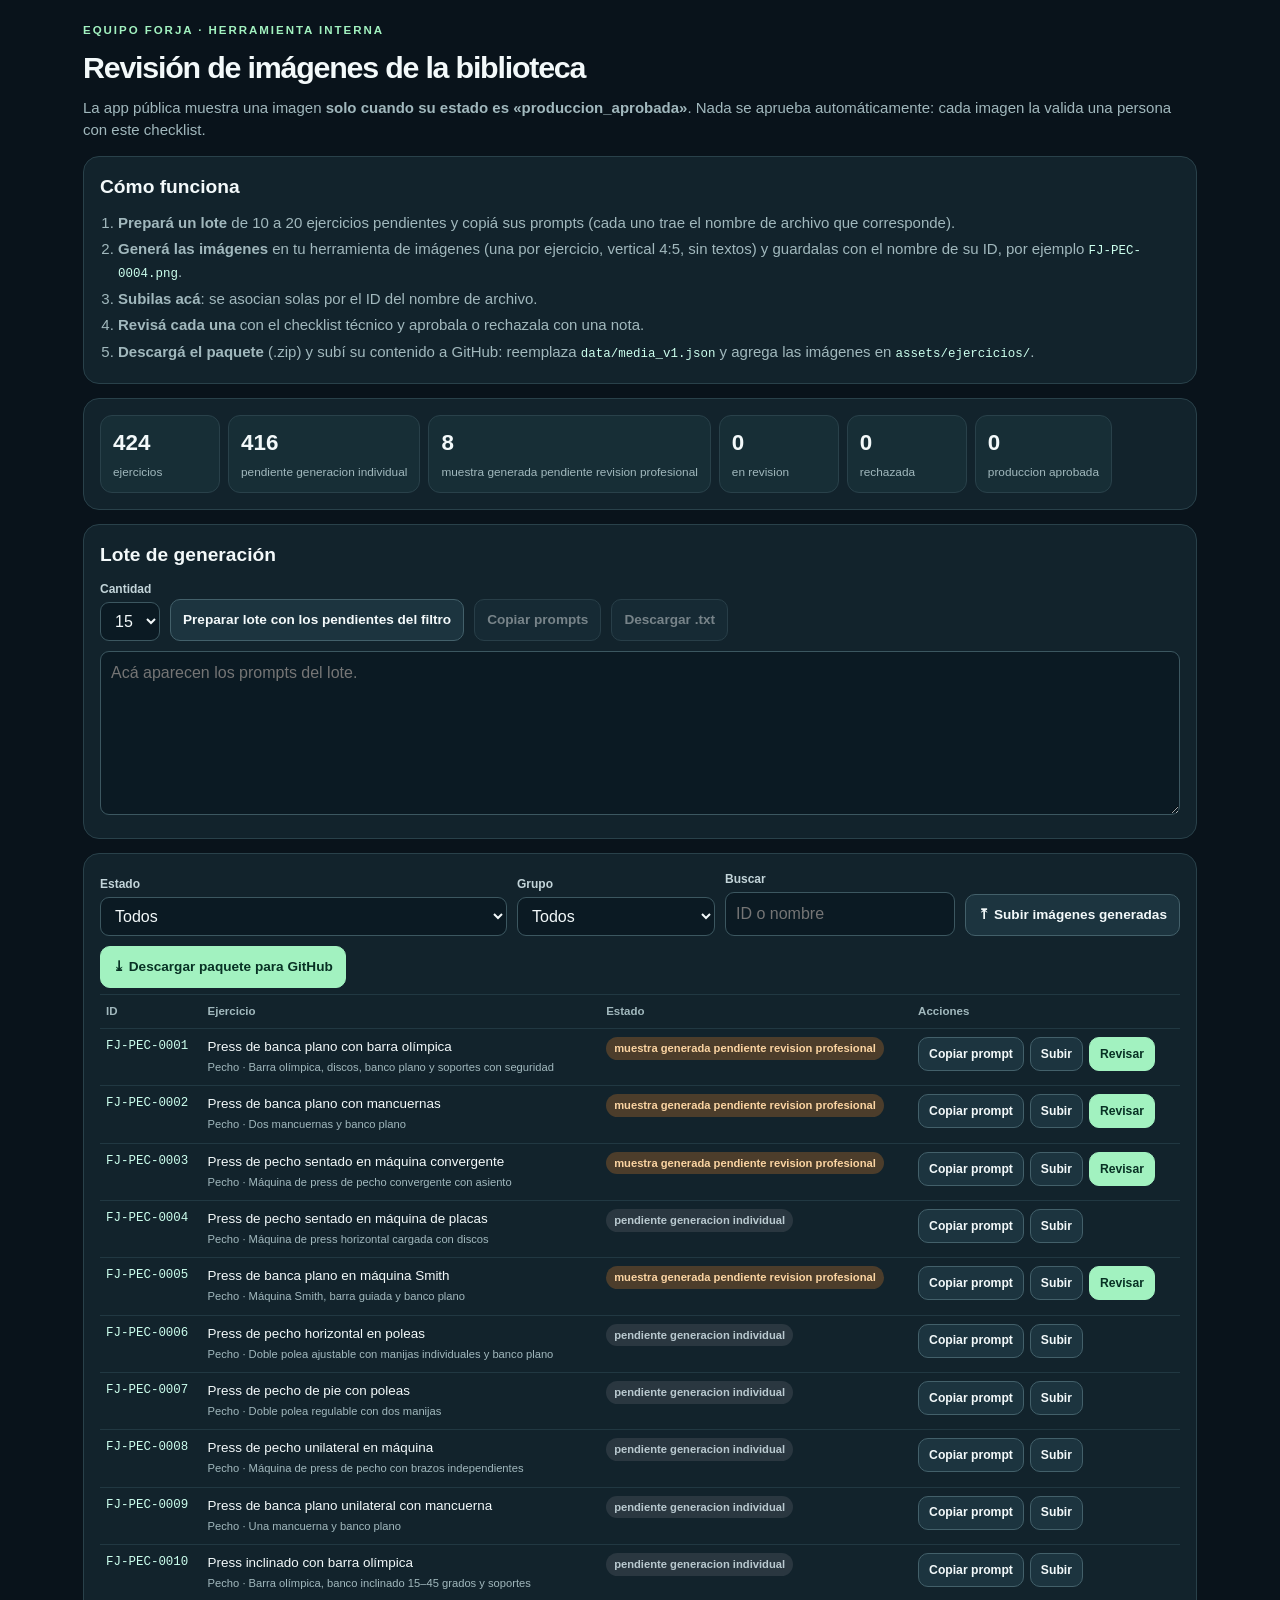
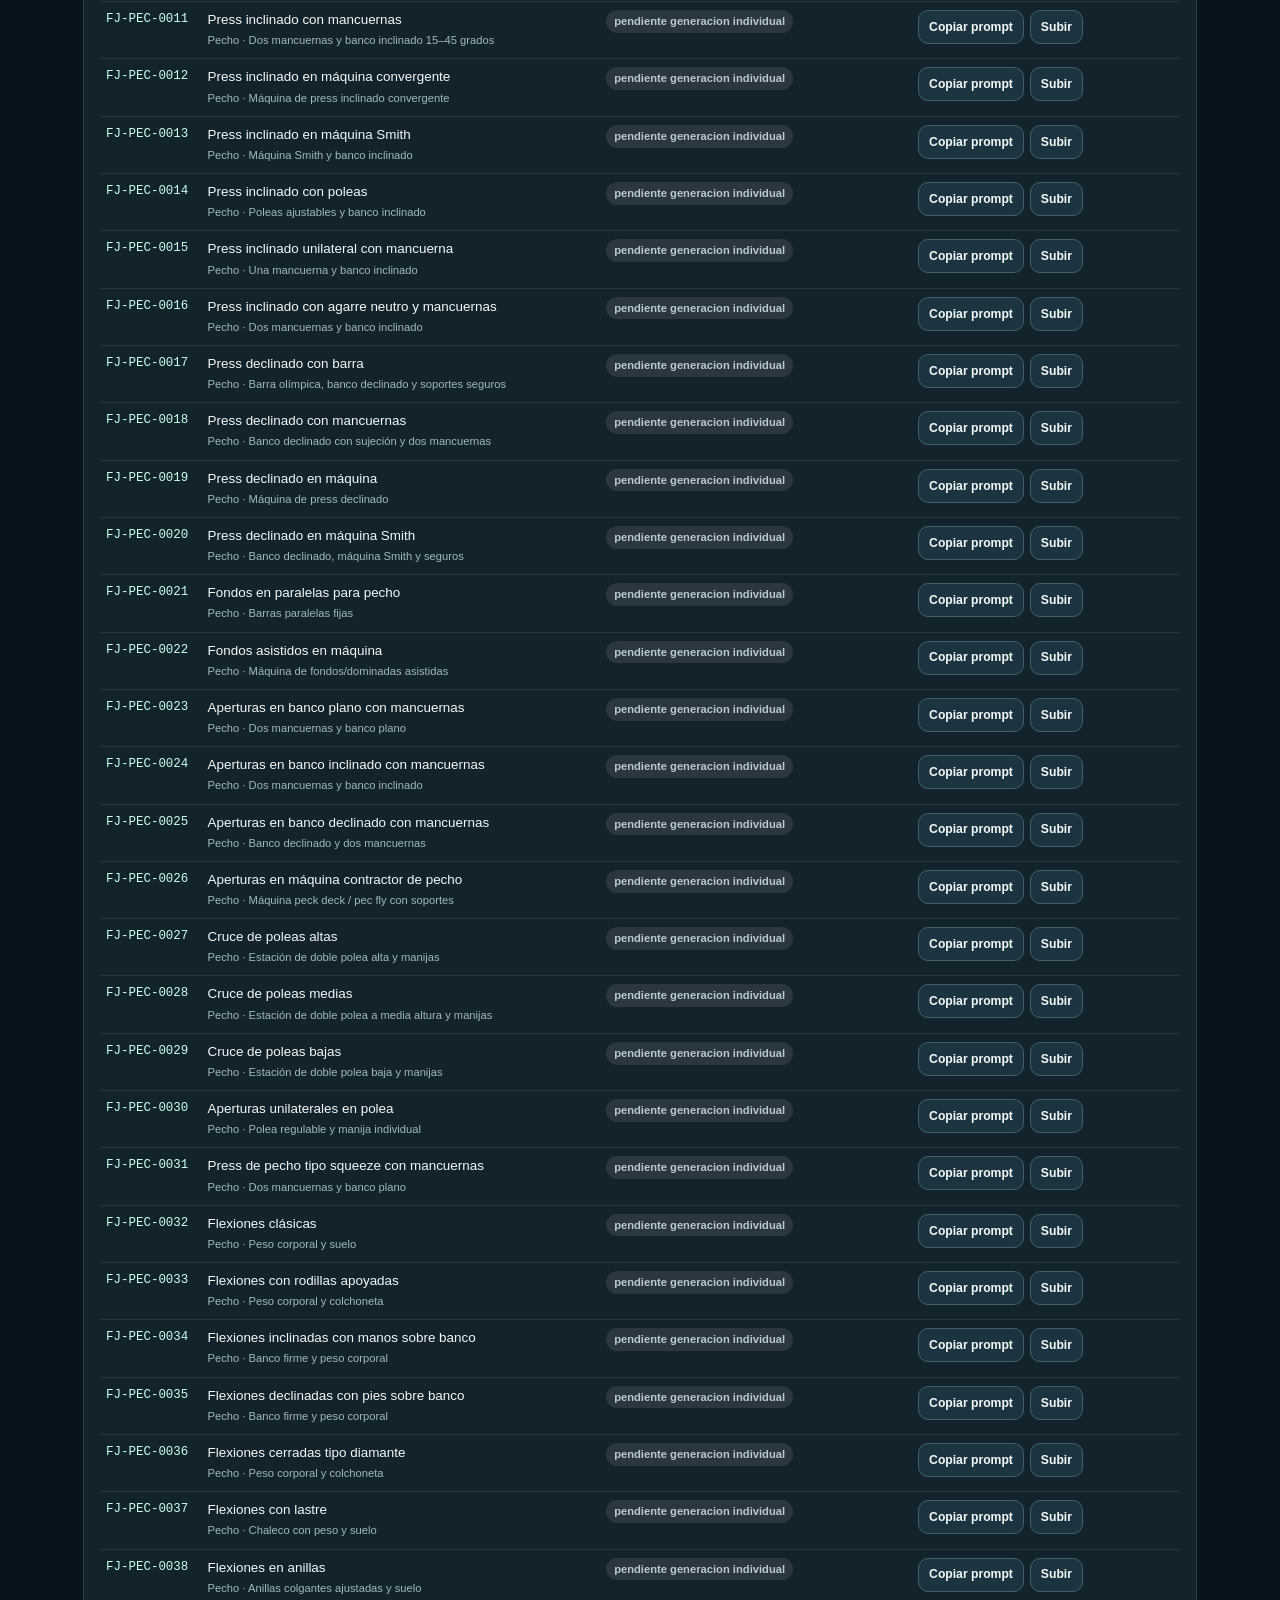
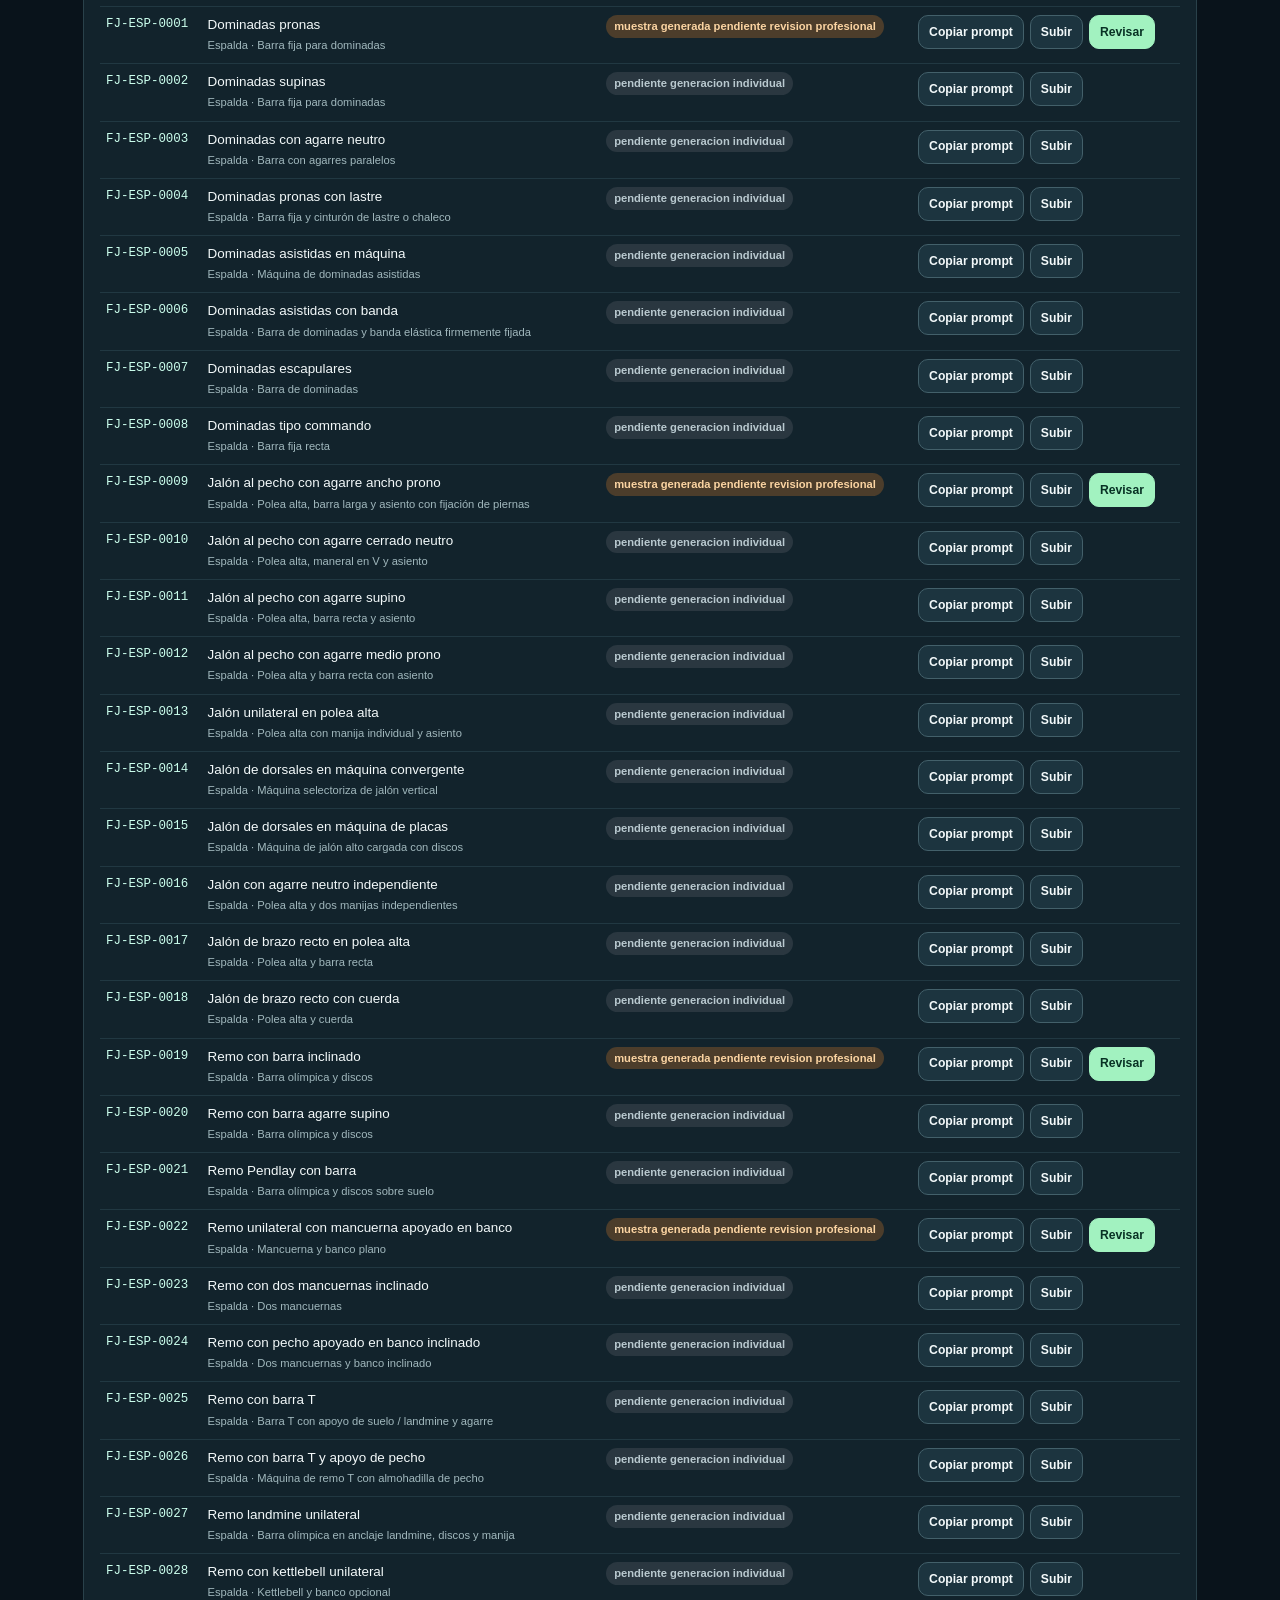
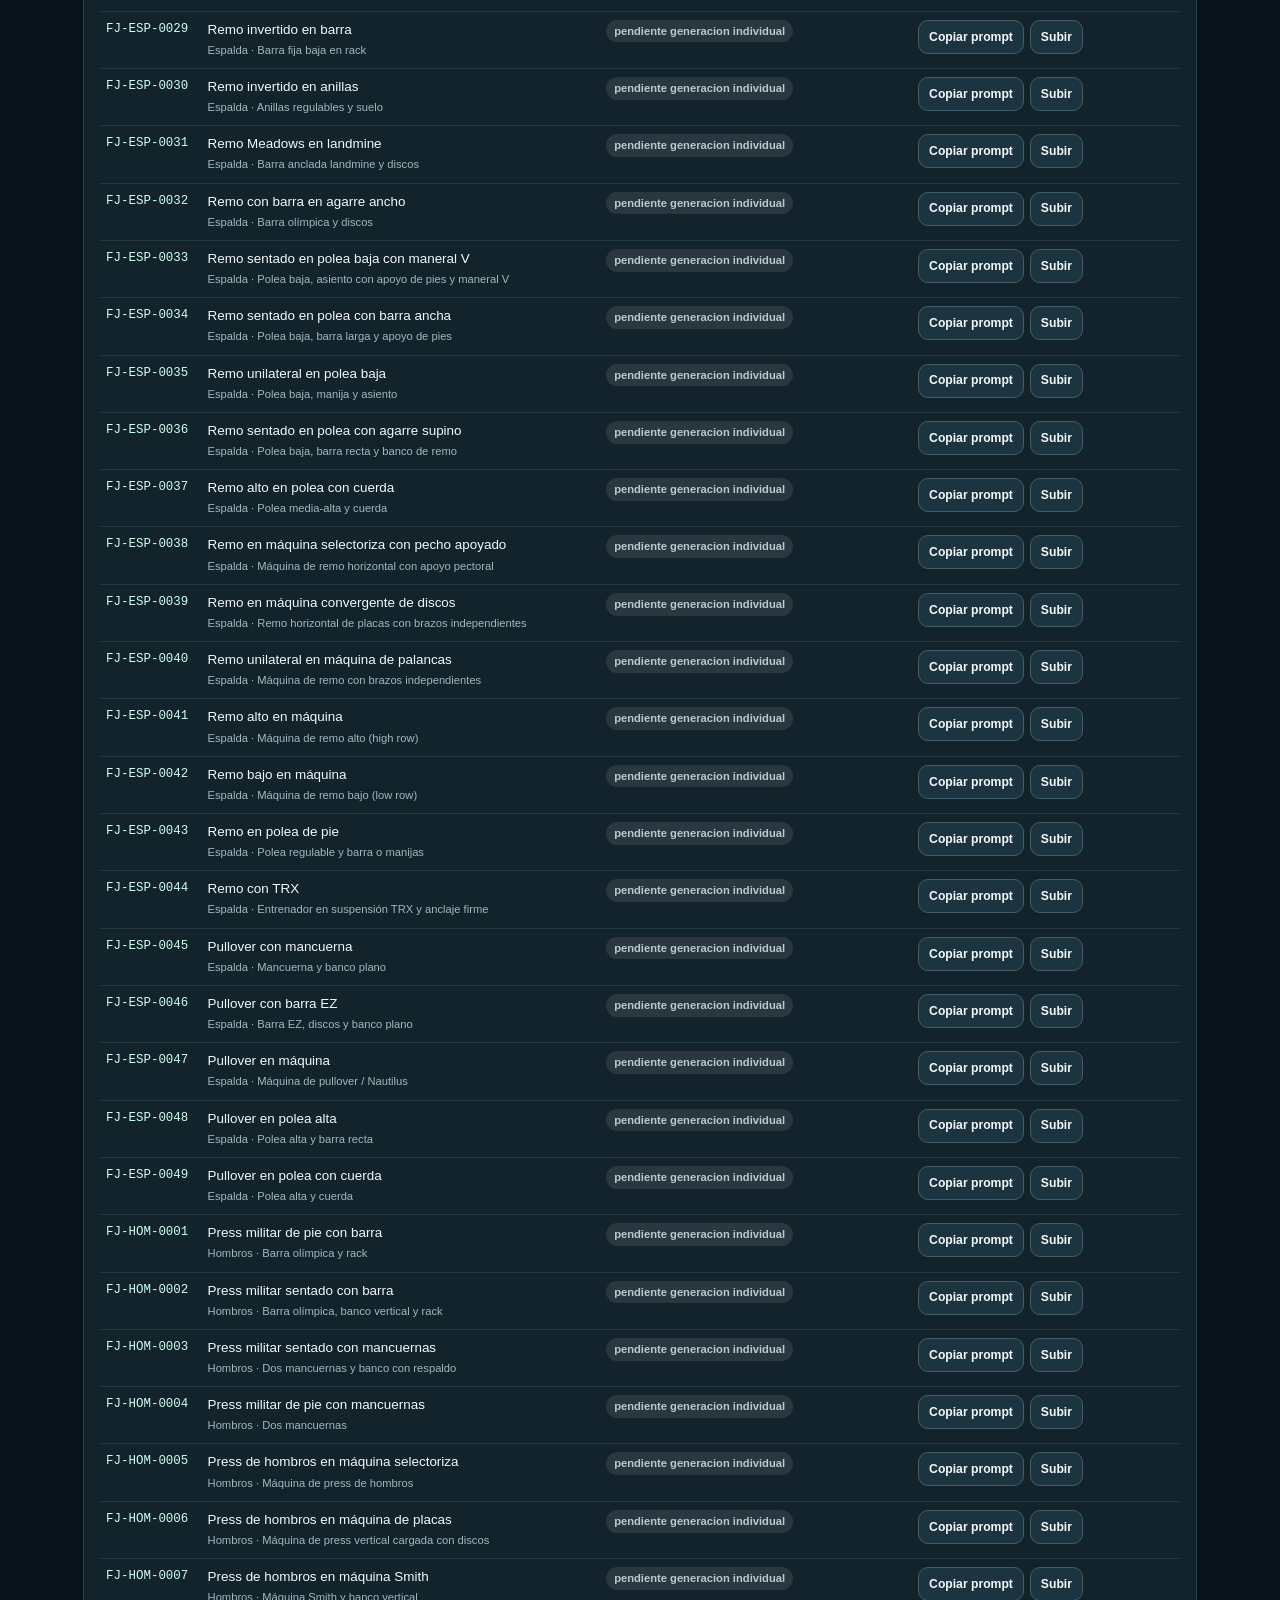
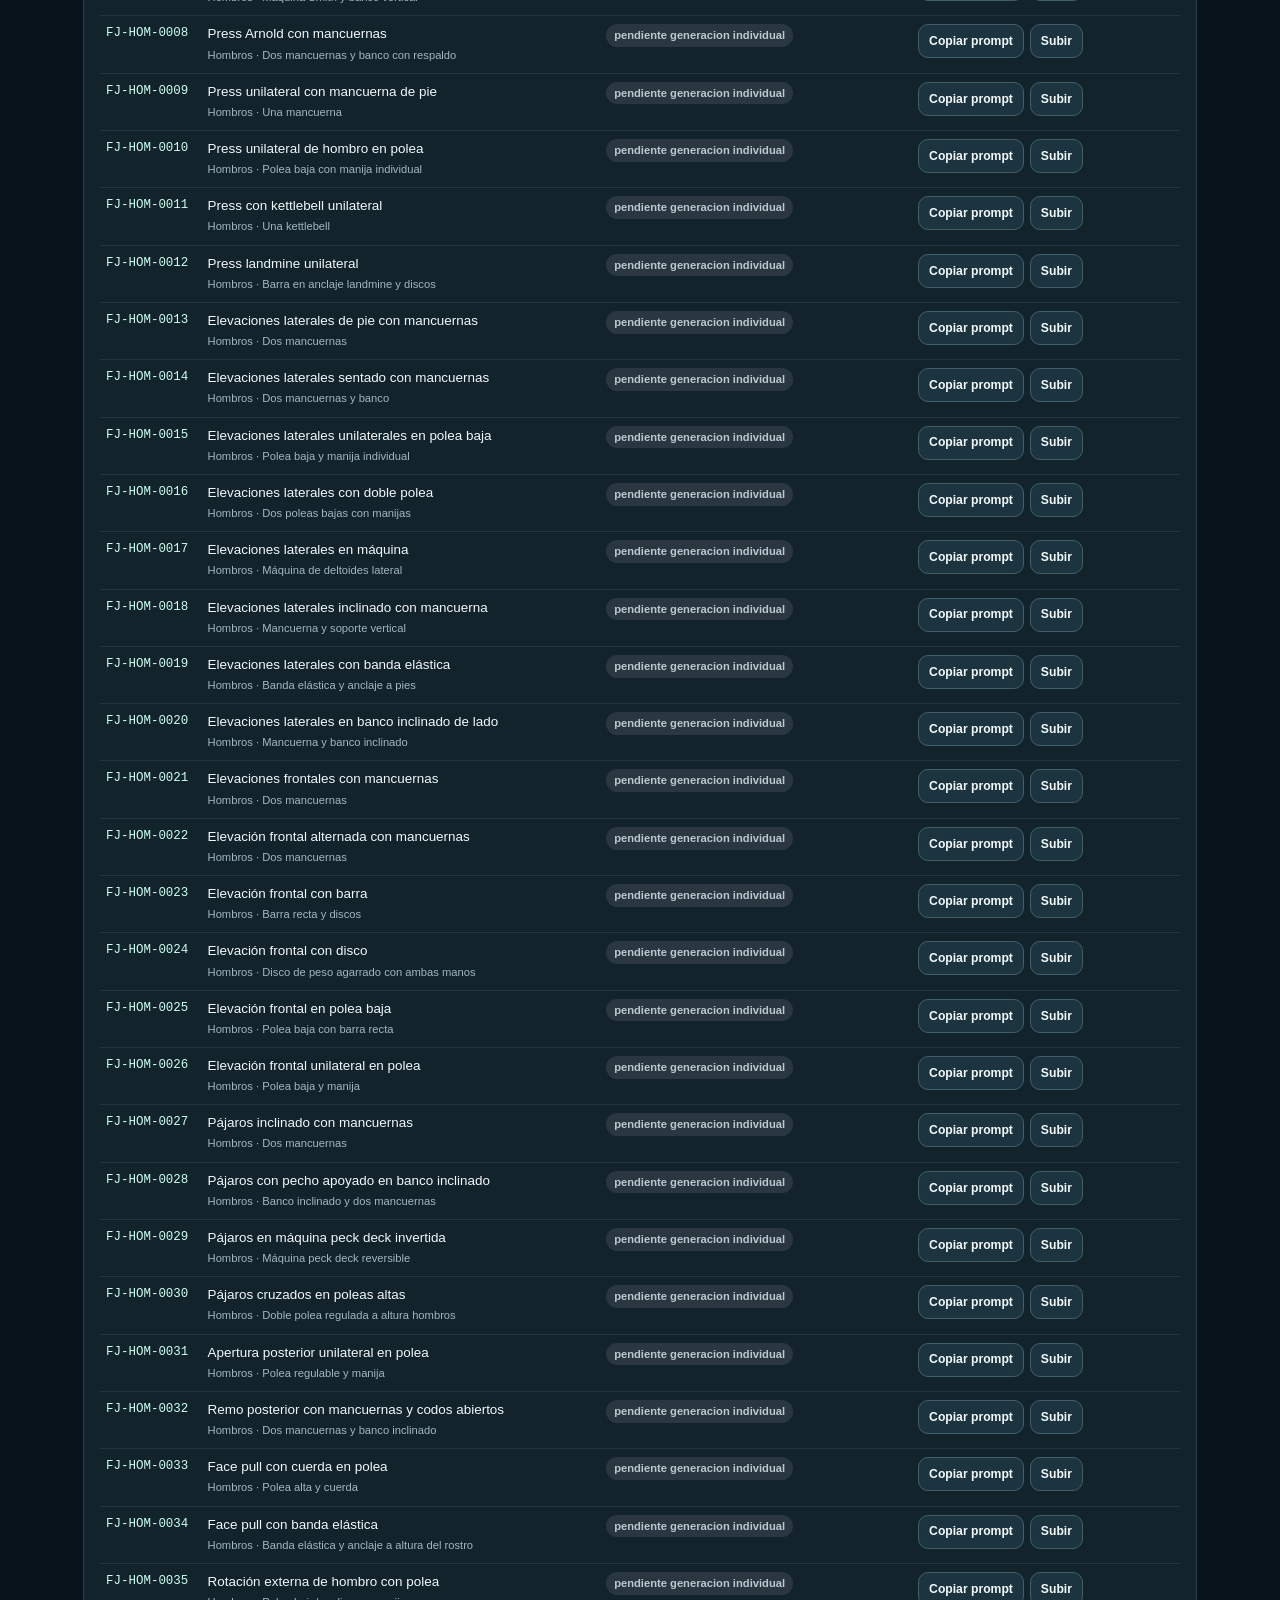
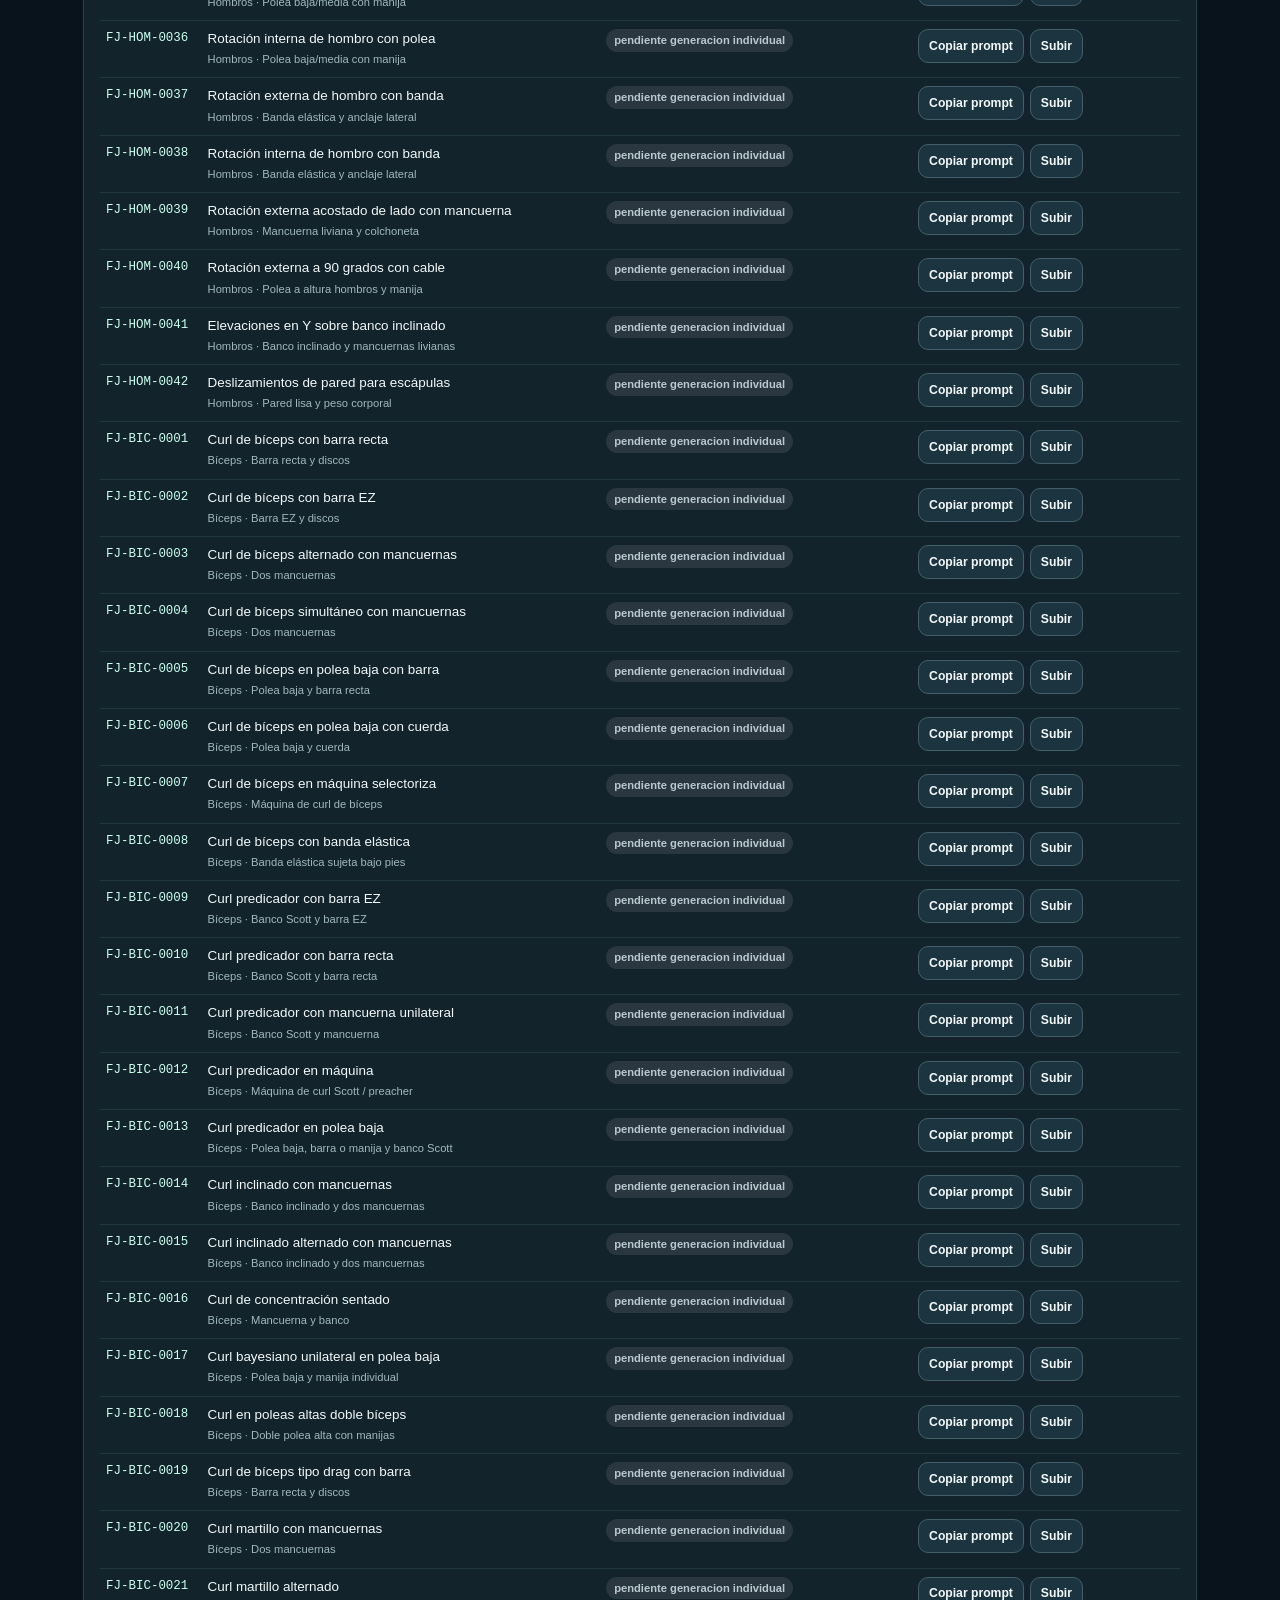
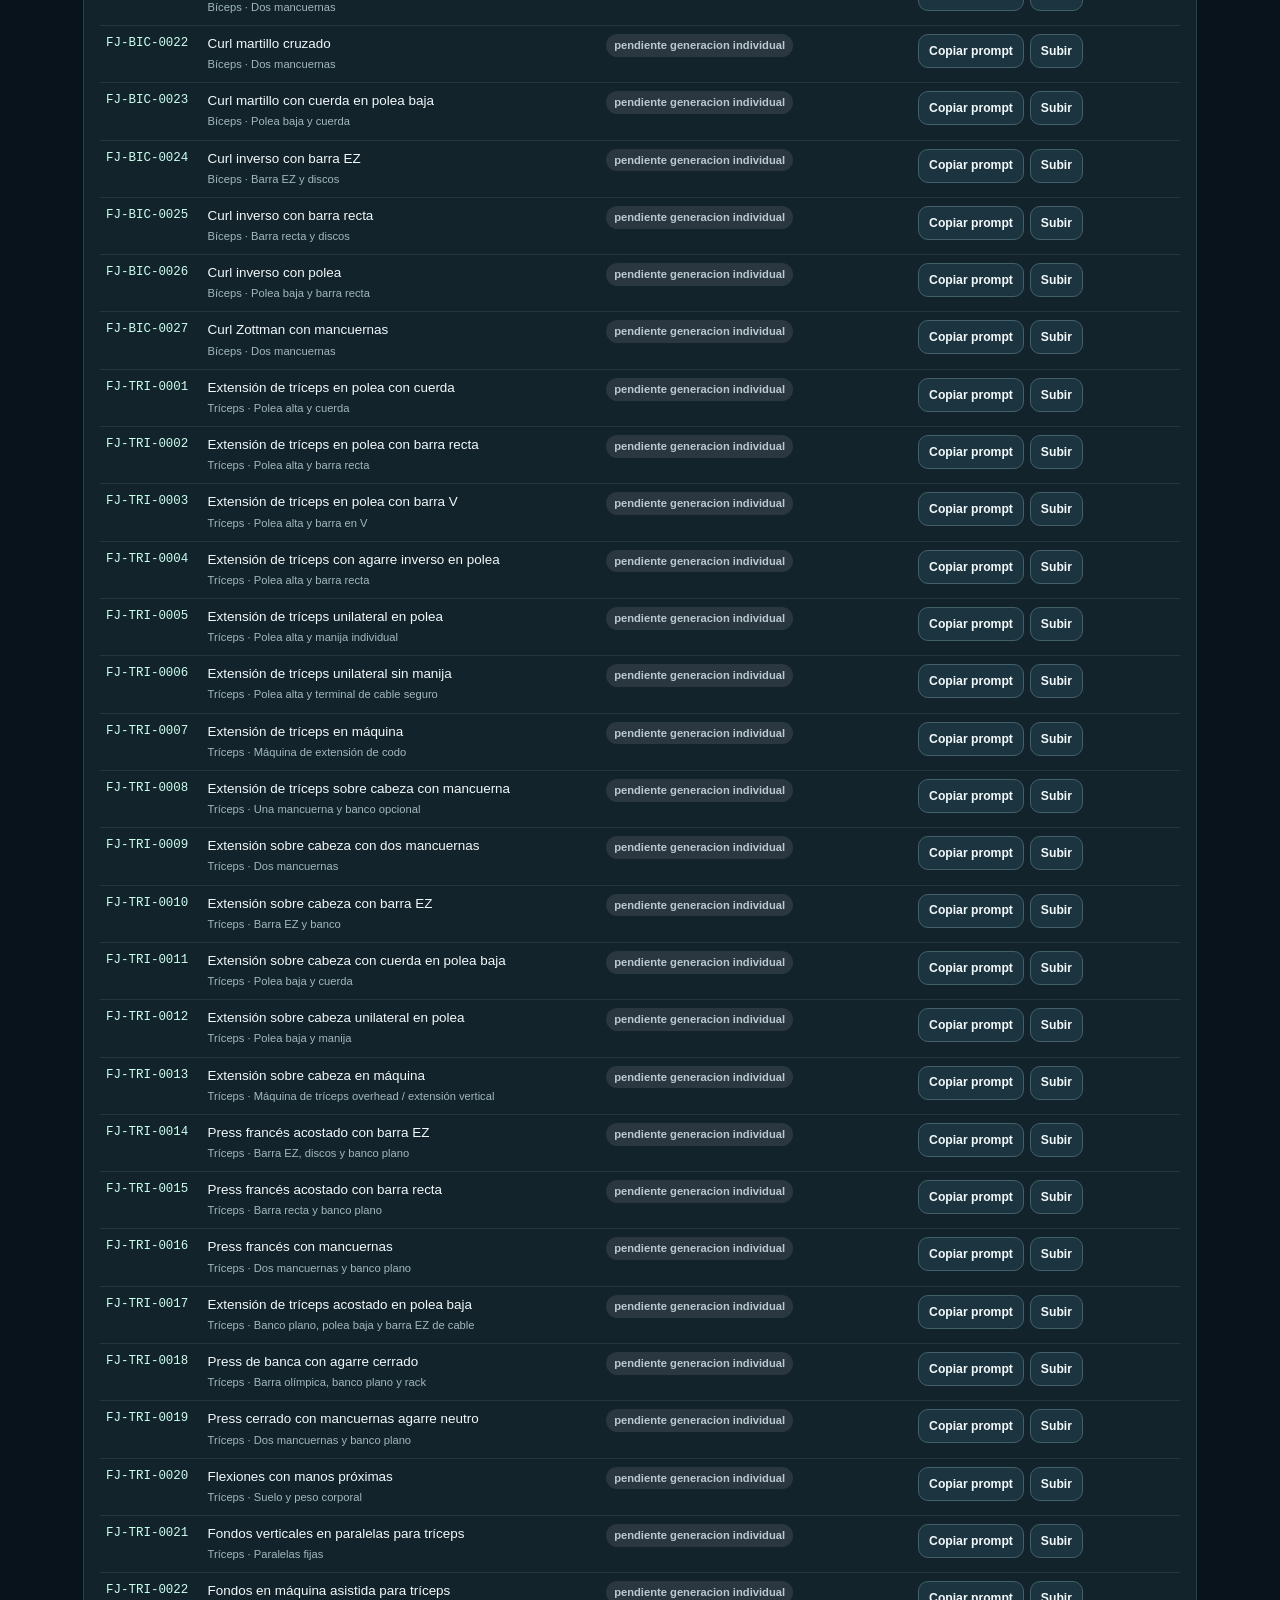
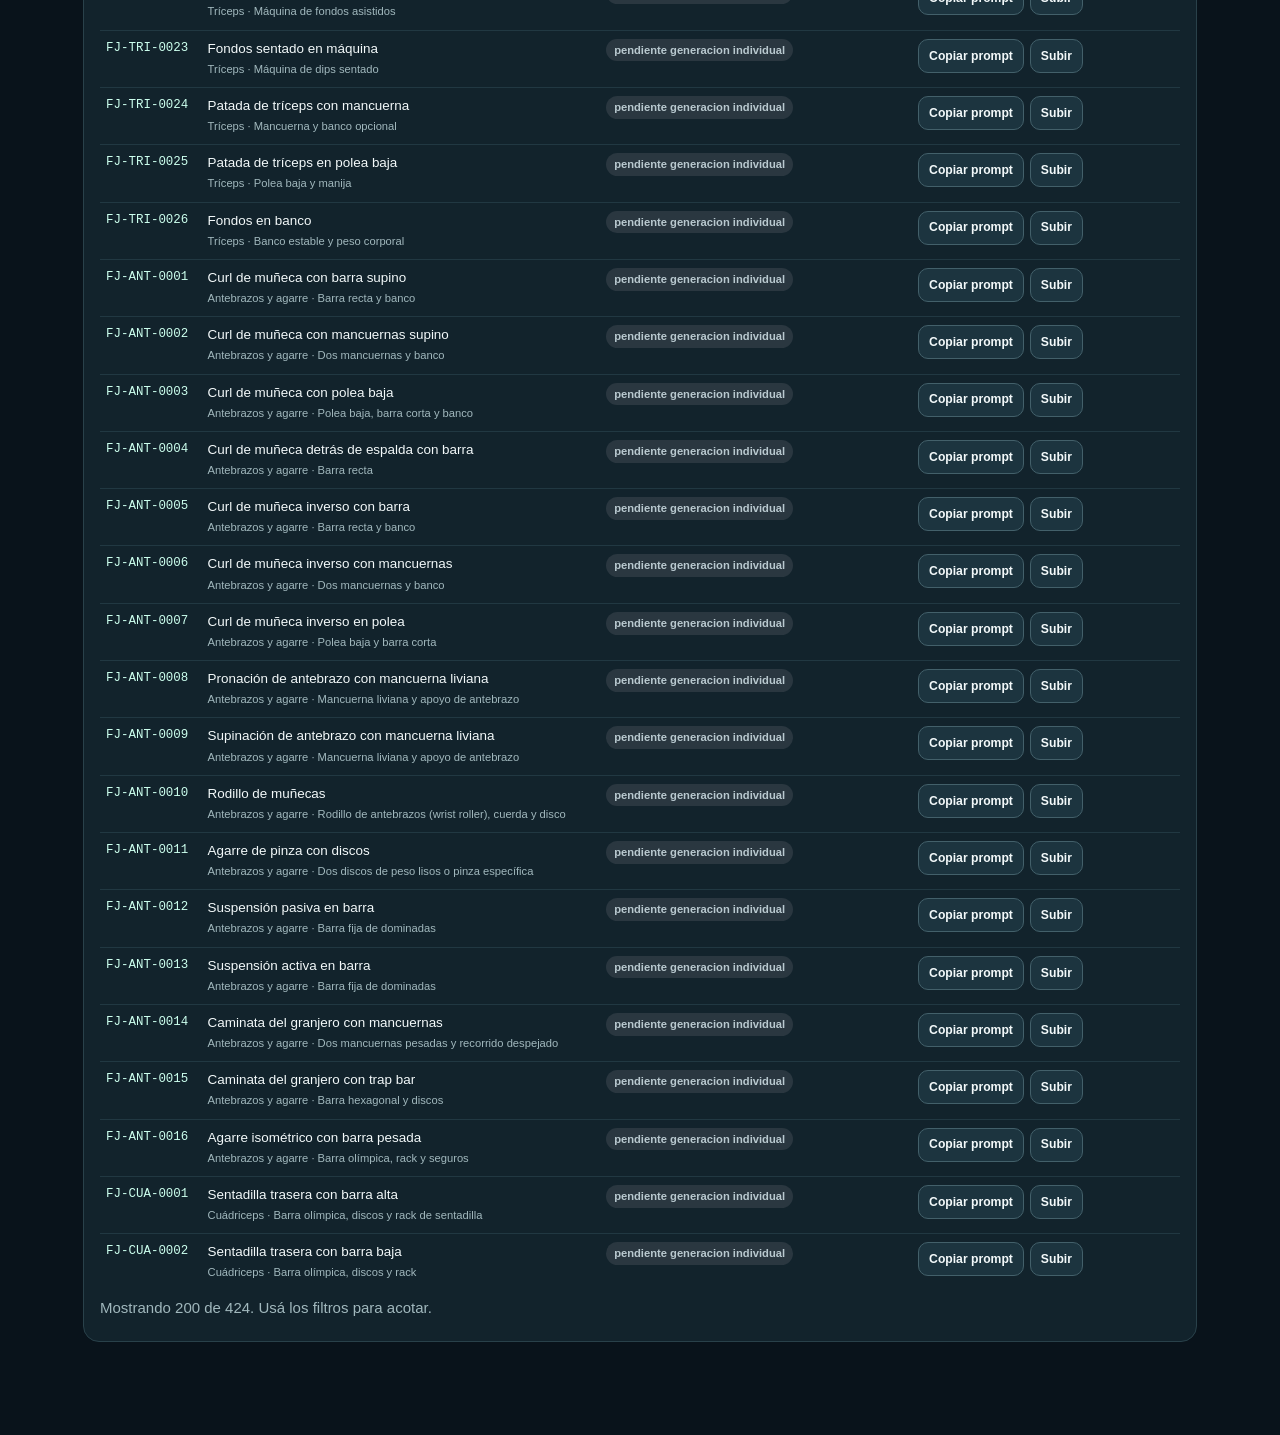
<file: revision.html>
<!doctype html>
<html lang="es-AR">
<head>
<meta charset="utf-8">
<meta name="viewport" content="width=device-width,initial-scale=1,viewport-fit=cover">
<meta name="theme-color" content="#09131b">
<meta name="color-scheme" content="dark">
<meta name="robots" content="noindex">
<title>FORJA · Revisión de imágenes</title>
<link rel="icon" type="image/png" sizes="32x32" href="favicon-32.png">
<style>
:root{color-scheme:dark;--bg:#09131b;--card:#12222c;--line:#29414a;--txt:#f3f9fa;--muted:#a1b8bd;--mint:#a2f2c0;--amber:#f7c782;--red:#ff9e9a;--orange:#ff8a3d}
*{box-sizing:border-box}body{margin:0;background:var(--bg);color:var(--txt);font:15px/1.5 Inter,ui-sans-serif,-apple-system,"Segoe UI",Roboto,Arial,sans-serif}
.wrap{max-width:1150px;margin:0 auto;padding:22px 18px 80px}h1{font-size:1.9rem;letter-spacing:-.04em;margin:6px 0}h2{font-size:1.2rem;margin:0 0 10px}p{color:var(--muted);margin:6px 0}
.eyebrow{font-size:.72rem;letter-spacing:.17em;font-weight:900;color:var(--mint);text-transform:uppercase}
.panel{border:1px solid var(--line);background:#12232c;border-radius:16px;padding:16px;margin:14px 0}
.btn{min-height:42px;border:1px solid #43606a;border-radius:10px;background:#1c343f;color:var(--txt);font:inherit;font-size:.85rem;font-weight:800;padding:8px 12px;cursor:pointer;display:inline-flex;gap:6px;align-items:center}
.btn.primary{background:var(--mint);color:#083124;border-color:var(--mint)}.btn.danger{background:#3c292e;border-color:#815151;color:#ffbfbb}.btn:disabled{opacity:.45;cursor:not-allowed}.btn.sm{min-height:34px;padding:6px 10px;font-size:.76rem}
input,select,textarea{font:inherit;color:var(--txt);background:#0b1a23;border:1px solid #3c5760;border-radius:9px;padding:9px 10px;font-size:16px}
.row{display:flex;gap:10px;flex-wrap:wrap;align-items:end}.field{display:flex;flex-direction:column;gap:4px}.field label{font-size:.75rem;font-weight:800;color:#c2d4d9}
.stats{display:flex;gap:8px;flex-wrap:wrap}.stat{background:#172e36;border:1px solid var(--line);border-radius:12px;padding:10px 12px;min-width:120px}.stat b{display:block;font-size:1.4rem}.stat span{font-size:.74rem;color:var(--muted)}
.chip{display:inline-flex;border-radius:20px;padding:3px 8px;font-size:.7rem;font-weight:800;background:#29404a;color:#c9dadd}
.chip.pendiente_generacion_individual{background:#2a3740;color:#b9c9cf}.chip.muestra_generada_pendiente_revision_profesional,.chip.en_revision{background:#4c3d2b;color:#fbd4a2}.chip.rechazada{background:#4d2a2c;color:#ffc2bd}.chip.produccion_aprobada{background:#244a3d;color:var(--mint)}
table{width:100%;border-collapse:collapse;font-size:.84rem}th,td{text-align:left;padding:8px 6px;border-top:1px solid #213842;vertical-align:top}th{color:var(--muted);font-size:.72rem}
td .acts{display:flex;gap:6px;flex-wrap:wrap}.id{font-family:ui-monospace,Consolas,monospace;font-size:.78rem;color:#cfe}
.steps{margin:6px 0 0 18px;padding:0;color:var(--muted)}.steps li{margin:4px 0}
dialog{border:1px solid #537169;border-radius:18px;background:#132833;color:var(--txt);padding:0;width:min(980px,calc(100vw - 20px));max-height:calc(100dvh - 20px)}dialog::backdrop{background:#000b}
.dlg{padding:16px;display:grid;grid-template-columns:minmax(0,1.1fr) minmax(0,1fr);gap:16px}@media(max-width:760px){.dlg{grid-template-columns:1fr}}
.preview{background:#0b161d;border:1px solid var(--line);border-radius:14px;min-height:280px;display:grid;place-items:center;overflow:hidden}.preview img{max-width:100%;max-height:70vh;display:block}
.checks label{display:flex;gap:9px;align-items:flex-start;padding:7px 0;border-top:1px solid #213842;font-size:.86rem}.checks input{width:18px;height:18px;margin-top:2px}
.prompt{white-space:pre-wrap;font-size:.76rem;background:#0b1a23;border:1px solid var(--line);border-radius:10px;padding:10px;max-height:170px;overflow:auto;color:#cfe0e2}
.warn{color:var(--amber)}.toast{position:fixed;top:16px;left:50%;transform:translateX(-50%);background:#d3fbe2;color:#123328;padding:10px 16px;border-radius:12px;font-weight:800;display:none;z-index:9;max-width:92vw}
</style>
</head>
<body>
<div class="wrap">
  <div class="eyebrow">Equipo FORJA · herramienta interna</div>
  <h1>Revisión de imágenes de la biblioteca</h1>
  <p>La app pública muestra una imagen <strong>solo cuando su estado es «produccion_aprobada»</strong>. Nada se aprueba automáticamente: cada imagen la valida una persona con este checklist.</p>
  <section class="panel"><h2>Cómo funciona</h2><ol class="steps">
    <li><strong>Prepará un lote</strong> de 10 a 20 ejercicios pendientes y copiá sus prompts (cada uno trae el nombre de archivo que corresponde).</li>
    <li><strong>Generá las imágenes</strong> en tu herramienta de imágenes (una por ejercicio, vertical 4:5, sin textos) y guardalas con el nombre de su ID, por ejemplo <span class="id">FJ-PEC-0004.png</span>.</li>
    <li><strong>Subilas acá</strong>: se asocian solas por el ID del nombre de archivo.</li>
    <li><strong>Revisá cada una</strong> con el checklist técnico y aprobala o rechazala con una nota.</li>
    <li><strong>Descargá el paquete</strong> (.zip) y subí su contenido a GitHub: reemplaza <span class="id">data/media_v1.json</span> y agrega las imágenes en <span class="id">assets/ejercicios/</span>.</li>
  </ol><p class="warn" id="webpWarn" hidden>Este navegador no puede convertir a WebP. Usá Chrome o Edge en computadora para exportar el paquete.</p></section>
  <section class="panel"><div class="stats" id="stats">Cargando…</div></section>
  <section class="panel"><h2>Lote de generación</h2><div class="row"><div class="field"><label for="batchSize">Cantidad</label><select id="batchSize"><option>10</option><option selected>15</option><option>20</option></select></div><button class="btn" id="makeBatch">Preparar lote con los pendientes del filtro</button><button class="btn" id="copyBatch" disabled>Copiar prompts</button><button class="btn" id="dlBatch" disabled>Descargar .txt</button></div><textarea id="batchText" rows="6" style="width:100%;margin-top:10px" readonly placeholder="Acá aparecen los prompts del lote."></textarea></section>
  <section class="panel"><div class="row"><div class="field"><label for="fEstado">Estado</label><select id="fEstado"><option value="">Todos</option></select></div><div class="field"><label for="fGrupo">Grupo</label><select id="fGrupo"><option value="">Todos</option></select></div><div class="field" style="flex:1;min-width:200px"><label for="fText">Buscar</label><input id="fText" placeholder="ID o nombre"></div><label class="btn" for="upload">⤒ Subir imágenes generadas</label><input id="upload" type="file" accept="image/*" multiple hidden><button class="btn primary" id="exportZip">⤓ Descargar paquete para GitHub</button></div>
    <p id="pendingNote" class="warn"></p>
    <table><thead><tr><th>ID</th><th>Ejercicio</th><th>Estado</th><th>Acciones</th></tr></thead><tbody id="rows"></tbody></table><p id="moreNote"></p></section>
</div>
<dialog id="dlg"><div class="dlg"><div><div class="preview" id="pv"></div><p id="pvInfo"></p></div><div>
  <div class="eyebrow" id="dGroup"></div><h2 id="dName"></h2><p id="dEquip"></p><p id="dInstr"></p>
  <details><summary>Prompt de generación</summary><div class="prompt" id="dPrompt"></div><button class="btn sm" id="dCopy">Copiar prompt</button></details>
  <div class="checks" id="checks"></div>
  <div class="row" style="margin-top:8px"><div class="field" style="flex:1"><label for="rName">Revisor/a</label><input id="rName" placeholder="Nombre y apellido"></div></div>
  <div class="field" style="margin-top:8px"><label for="rNote">Notas</label><textarea id="rNote" rows="3" placeholder="Obligatorio si la rechazás: qué hay que corregir."></textarea></div>
  <div class="row" style="margin-top:10px"><button class="btn primary" id="approve" disabled>✓ Aprobar para producción</button><button class="btn danger" id="reject">✗ Rechazar</button><button class="btn" id="toPending">Marcar en revisión</button><button class="btn" id="close">Cerrar</button></div>
</div></div></dialog>
<div class="toast" id="toast"></div>
<script>
(function(){'use strict';
const $=id=>document.getElementById(id),esc=s=>String(s??'').replace(/[&<>"']/g,c=>({'&':'&amp;','<':'&lt;','>':'&gt;','"':'&quot;',"'":'&#39;'}[c]));
const CHECKS=['El ejercicio es exactamente el del registro (mismo nombre, variante y equipo: Smith ≠ barra libre, polea ≠ mancuerna, hack ≠ prensa).','Muestra posición inicial a la izquierda y final a la derecha (o dos ángulos si es isométrico), con la misma persona y el mismo equipo.','Técnica correcta: trayectoria, rango y postura seguros; la flecha naranja indica la dirección real.','Anatomía correcta: cantidad real de brazos, piernas y dedos; articulaciones en ángulos posibles; agarres firmes.','Sin textos, títulos, rótulos, logos ni marcas comerciales dentro de la imagen.','Estilo FORJA: gimnasio oscuro y neutro, naranja solo para músculos principales y movimiento, equipo fácil de reconocer.','Formato vertical 4:5 y nitidez suficiente para ver la técnica en el teléfono.','Es una imagen original con permisos para uso comercial (no copia de otra biblioteca o marca).'];
let EX=[],MEDIA=null,mediaFile='media_v1.json',DEC={},FILES=new Map(),cur=null;
try{DEC=JSON.parse(localStorage.getItem('forja_revision_v1')||'{}');}catch(e){DEC={};}
const saveDec=()=>{try{localStorage.setItem('forja_revision_v1',JSON.stringify(DEC));}catch(e){}};
function toast(m){const t=$('toast');t.textContent=m;t.style.display='block';clearTimeout(toast.t);toast.t=setTimeout(()=>t.style.display='none',3200);}
const state=id=>({...(MEDIA.items[id]||{estado:'pendiente_generacion_individual'}),...(DEC[id]||{})});
async function load(){const get=f=>fetch('data/'+f,{cache:'no-cache'}).then(r=>{if(!r.ok)throw new Error(f);return r.json();});
  try{const man=await get('catalogo.json');mediaFile=man.media||mediaFile;const srcs=await Promise.all(man.fuentes.map(s=>get(s.archivo||s)));const m=new Map();for(const s of srcs)for(const e of s.ejercicios)m.set(e.id,{...(m.get(e.id)||{}),...e});EX=[...m.values()];MEDIA=await get(mediaFile);}
  catch(err){$('stats').textContent='No se pudieron cargar los datos ('+err.message+'). Abrí esta página desde el sitio publicado.';return;}
  const est=Object.keys(MEDIA.estados||{});$('fEstado').innerHTML='<option value="">Todos</option>'+est.map(e=>'<option>'+esc(e)+'</option>').join('');
  $('fGrupo').innerHTML='<option value="">Todos</option>'+[...new Set(EX.map(e=>e.grupo_muscular))].map(g=>'<option>'+esc(g)+'</option>').join('');
  $('checks').innerHTML=CHECKS.map((c,i)=>'<label><input type="checkbox" data-check="'+i+'"><span>'+esc(c)+'</span></label>').join('');
  $('rName').value=localStorage.getItem('forja_revisor')||'';render();}
function filtered(){const e=$('fEstado').value,g=$('fGrupo').value,q=$('fText').value.trim().toLowerCase();return EX.filter(x=>(!e||state(x.id).estado===e)&&(!g||x.grupo_muscular===g)&&(!q||x.id.toLowerCase().includes(q)||x.nombre_es.toLowerCase().includes(q)));}
function render(){const c={};for(const x of EX){const s=state(x.id).estado;c[s]=(c[s]||0)+1;}
  $('stats').innerHTML='<div class="stat"><b>'+EX.length+'</b><span>ejercicios</span></div>'+Object.keys(MEDIA.estados).map(k=>'<div class="stat"><b>'+(c[k]||0)+'</b><span>'+esc(k.replace(/_/g,' '))+'</span></div>').join('');
  const list=filtered(),shown=list.slice(0,200);
  $('rows').innerHTML=shown.map(x=>{const s=state(x.id),has=FILES.has(x.id)||s.archivo;return '<tr><td class="id">'+esc(x.id)+'</td><td>'+esc(x.nombre_es)+'<br><small style="color:var(--muted)">'+esc(x.grupo_muscular)+' · '+esc(x.equipamiento)+'</small></td><td><span class="chip '+esc(s.estado)+'">'+esc(s.estado.replace(/_/g,' '))+'</span>'+(FILES.has(x.id)?'<br><small class="warn">imagen nueva sin exportar</small>':'')+'</td><td><div class="acts"><button class="btn sm" data-copy="'+esc(x.id)+'">Copiar prompt</button><label class="btn sm">Subir<input type="file" accept="image/*" hidden data-up="'+esc(x.id)+'"></label>'+(has?'<button class="btn sm primary" data-rev="'+esc(x.id)+'">Revisar</button>':'')+'</div></td></tr>';}).join('');
  $('moreNote').textContent=list.length>shown.length?'Mostrando 200 de '+list.length+'. Usá los filtros para acotar.':'';
  const pend=[...FILES.keys()].length+Object.keys(DEC).length;$('pendingNote').textContent=pend?'Tenés '+pend+' cambio(s) sin publicar: descargá el paquete y subilo a GitHub.':'';}
function promptOf(x){return '### '+x.id+' — '+x.nombre_es+'\nGuardar como: '+x.id+'.png (vertical 4:5)\n'+(x.imagen?.prompt_es||'')+'\n';}
function copy(t,m){navigator.clipboard.writeText(t).then(()=>toast(m)).catch(()=>toast('No se pudo copiar'));}
function addFile(file,forced){const m=forced||(file.name.match(/FJ-[A-Z]{3}-\d{4}/i)||[])[0];if(!m){return file.name;}const id=m.toUpperCase();if(!EX.some(x=>x.id===id))return file.name;FILES.set(id,file);DEC[id]={...(DEC[id]||{}),estado:'en_revision',revisor:null,fecha_revision:null};saveDec();return null;}
function open(id){cur=EX.find(x=>x.id===id);if(!cur)return;const s=state(id),f=FILES.get(id);const src=f?URL.createObjectURL(f):(s.archivo||'');
  $('pv').innerHTML=src?'<img alt="" src="'+esc(src)+'">':'Sin imagen';$('pvInfo').textContent='';
  if(src){const im=new Image();im.onload=()=>{const r=im.naturalWidth/im.naturalHeight;$('pvInfo').innerHTML=im.naturalWidth+'×'+im.naturalHeight+' px · proporción '+(Math.abs(r-.8)<.02?'4:5 ✓':'<span class="warn">'+r.toFixed(2)+' (se esperaba 0,80 = 4:5; al exportar se completa con fondo, idealmente regenerala)</span>');};im.src=src;}
  $('dGroup').textContent=cur.grupo_muscular+' · '+(cur.subgrupo||'');$('dName').textContent=cur.nombre_es;$('dEquip').textContent='Equipo: '+cur.equipamiento;$('dInstr').textContent=cur.instruccion_visual;$('dPrompt').textContent=cur.imagen?.prompt_es||'';
  document.querySelectorAll('[data-check]').forEach(c=>c.checked=false);$('rNote').value=s.notas||'';upd();$('dlg').showModal();}
function upd(){const all=[...document.querySelectorAll('[data-check]')].every(c=>c.checked);$('approve').disabled=!(all&&$('rName').value.trim()&&cur&&(FILES.has(cur.id)||state(cur.id).archivo));}
function decide(estado){if(!cur)return;const name=$('rName').value.trim(),note=$('rNote').value.trim();if(estado==='rechazada'&&!note){toast('Escribí en la nota qué hay que corregir.');return;}localStorage.setItem('forja_revisor',name);
  DEC[cur.id]={...(DEC[cur.id]||{}),estado,revisor:estado==='en_revision'?null:name||null,fecha_revision:estado==='en_revision'?null:new Date().toISOString().slice(0,10),notas:note};saveDec();$('dlg').close();render();toast(estado==='produccion_aprobada'?'Aprobada. Recordá exportar el paquete.':'Estado actualizado.');}
/* --- Conversión a WebP 4:5 (1080×1350, sin recortar: se completa con fondo oscuro) --- */
function toWebp(file){return new Promise((res,rej)=>{const im=new Image();im.onload=()=>{const W=1080,H=1350,c=document.createElement('canvas');c.width=W;c.height=H;const x=c.getContext('2d');x.fillStyle='#0b1116';x.fillRect(0,0,W,H);const k=Math.min(W/im.naturalWidth,H/im.naturalHeight),w=im.naturalWidth*k,h=im.naturalHeight*k;x.drawImage(im,(W-w)/2,(H-h)/2,w,h);c.toBlob(b=>b&&b.type==='image/webp'?res(b):rej(new Error('Este navegador no genera WebP')),'image/webp',.86);};im.onerror=()=>rej(new Error('Imagen ilegible: '+file.name));im.src=URL.createObjectURL(file);});}
/* --- ZIP sin compresión (las imágenes WebP ya vienen comprimidas) --- */
const CRC=(()=>{const t=new Uint32Array(256);for(let n=0;n<256;n++){let c=n;for(let k=0;k<8;k++)c=c&1?0xEDB88320^(c>>>1):c>>>1;t[n]=c>>>0;}return t;})();
function crc32(u){let c=0xFFFFFFFF;for(let i=0;i<u.length;i++)c=CRC[(c^u[i])&255]^(c>>>8);return (c^0xFFFFFFFF)>>>0;}
function zip(files){const enc=new TextEncoder(),parts=[],central=[];let off=0;const d=new Date(),time=(d.getHours()<<11)|(d.getMinutes()<<5)|(d.getSeconds()>>1),date=((d.getFullYear()-1980)<<9)|((d.getMonth()+1)<<5)|d.getDate();
  for(const f of files){const name=enc.encode(f.name),data=f.data,crc=crc32(data),h=new DataView(new ArrayBuffer(30));h.setUint32(0,0x04034b50,true);h.setUint16(4,20,true);h.setUint16(6,0x0800,true);h.setUint16(8,0,true);h.setUint16(10,time,true);h.setUint16(12,date,true);h.setUint32(14,crc,true);h.setUint32(18,data.length,true);h.setUint32(22,data.length,true);h.setUint16(26,name.length,true);h.setUint16(28,0,true);parts.push(new Uint8Array(h.buffer),name,data);
    const c=new DataView(new ArrayBuffer(46));c.setUint32(0,0x02014b50,true);c.setUint16(4,20,true);c.setUint16(6,20,true);c.setUint16(8,0x0800,true);c.setUint16(10,0,true);c.setUint16(12,time,true);c.setUint16(14,date,true);c.setUint32(16,crc,true);c.setUint32(20,data.length,true);c.setUint32(24,data.length,true);c.setUint16(28,name.length,true);c.setUint32(42,off,true);central.push(new Uint8Array(c.buffer),name);off+=30+name.length+data.length;}
  const csize=central.reduce((a,b)=>a+b.length,0),e=new DataView(new ArrayBuffer(22));e.setUint32(0,0x06054b50,true);e.setUint16(8,files.length,true);e.setUint16(10,files.length,true);e.setUint32(12,csize,true);e.setUint32(16,off,true);return new Blob([...parts,...central,new Uint8Array(e.buffer)],{type:'application/zip'});}
async function exportZip(){if(!MEDIA)return;const files=[],items=JSON.parse(JSON.stringify(MEDIA.items)),today=new Date().toISOString().slice(0,10);
  try{for(const [id,f] of FILES){const b=await toWebp(f);const x=EX.find(e=>e.id===id),path=(x?.imagen?.ruta_objetivo)||('assets/ejercicios/'+id+'.webp');files.push({name:path,data:new Uint8Array(await b.arrayBuffer())});items[id]={...(items[id]||{}),archivo:path,ruta_objetivo:path,version_imagen:(Number(items[id]?.version_imagen)||0)+1,proporcion_real:'4:5'};}}
  catch(err){toast(err.message);$('webpWarn').hidden=false;return;}
  for(const [id,d] of Object.entries(DEC)){items[id]={...(items[id]||{}),...d};if(d.estado==='rechazada'&&!FILES.has(id))items[id].archivo=items[id].archivo||null;}
  const media={...MEDIA,actualizado:today,items};files.unshift({name:'data/'+mediaFile,data:new TextEncoder().encode(JSON.stringify(media,null,1))});
  const a=document.createElement('a');a.href=URL.createObjectURL(zip(files));a.download='forja_revision_'+today+'.zip';document.body.appendChild(a);a.click();a.remove();
  toast('Paquete listo: subí su contenido a GitHub manteniendo las carpetas.');}
document.addEventListener('click',e=>{const t=e.target;const c=t.closest('[data-copy]');if(c){copy(promptOf(EX.find(x=>x.id===c.dataset.copy)),'Prompt copiado');return;}const r=t.closest('[data-rev]');if(r)open(r.dataset.rev);});
document.addEventListener('change',e=>{const t=e.target;if(t.dataset.up&&t.files[0]){addFile(t.files[0],t.dataset.up);render();open(t.dataset.up);}if(t.dataset.check!=null)upd();});
$('upload').addEventListener('change',e=>{const bad=[];for(const f of e.target.files){const b=addFile(f);if(b)bad.push(b);}render();toast(bad.length?'Sin ID reconocible: '+bad.join(', '):'Imágenes cargadas: revisalas una por una.');e.target.value='';});
['fEstado','fGrupo'].forEach(i=>$(i).addEventListener('change',render));$('fText').addEventListener('input',render);$('rName').addEventListener('input',upd);
$('makeBatch').addEventListener('click',()=>{const n=Number($('batchSize').value),l=filtered().filter(x=>state(x.id).estado==='pendiente_generacion_individual').slice(0,n);$('batchText').value=l.map(promptOf).join('\n');$('copyBatch').disabled=$('dlBatch').disabled=!l.length;toast(l.length?'Lote de '+l.length+' listo':'No hay pendientes con este filtro');});
$('copyBatch').addEventListener('click',()=>copy($('batchText').value,'Prompts del lote copiados'));
$('dlBatch').addEventListener('click',()=>{const a=document.createElement('a');a.href=URL.createObjectURL(new Blob([$('batchText').value],{type:'text/plain'}));a.download='forja_lote_prompts.txt';a.click();});
$('approve').addEventListener('click',()=>decide('produccion_aprobada'));$('reject').addEventListener('click',()=>decide('rechazada'));$('toPending').addEventListener('click',()=>decide('en_revision'));$('close').addEventListener('click',()=>$('dlg').close());$('dCopy').addEventListener('click',()=>copy($('dPrompt').textContent,'Prompt copiado'));
$('exportZip').addEventListener('click',exportZip);
window.addEventListener('beforeunload',e=>{if(FILES.size){e.preventDefault();e.returnValue='';}});
load();})();
</script>
</body>
</html>
</file>
